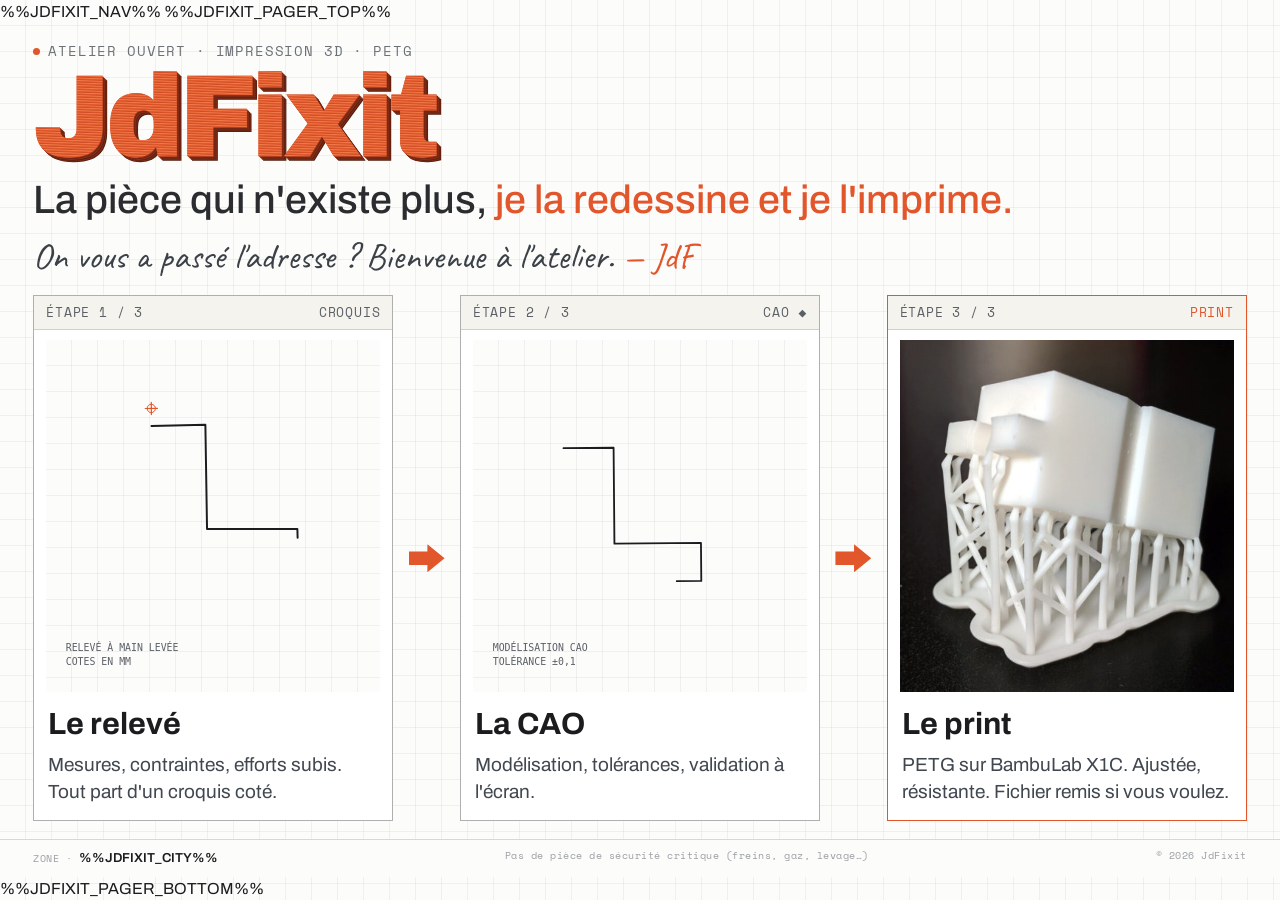
<file: index.html>
<!DOCTYPE html>
<html lang="fr">
<head>
  <meta charset="UTF-8">
  <meta name="viewport" content="width=device-width, initial-scale=1.0">
  <meta name="description" content="JdFixit — Atelier d'impression 3D. La pièce qui n'existe plus, je la redessine et je l'imprime : relevé coté, modélisation CAO, impression PETG.">
  <title>JdFixit — La pièce qui n'existe plus, je la redessine et je l'imprime</title>
  <link rel="icon" href="favicon.svg" type="image/svg+xml">
  <link rel="preconnect" href="https://fonts.googleapis.com">
  <link rel="preconnect" href="https://fonts.gstatic.com" crossorigin>
  <link href="https://fonts.googleapis.com/css2?family=Caveat:wght@400;500;600;700&family=Archivo:wght@300;400;500;600;700;800;900&family=Space+Mono:wght@400;700&display=swap" rel="stylesheet">
  <link rel="stylesheet" href="styles.css">
</head>
<body class="home">

  %%JDFIXIT_NAV%%

  %%JDFIXIT_PAGER_TOP%%

  <main class="track" id="track">

    <!-- Panneau 1 · identité -->
    <section class="panel p-hero">
      <p class="badge mono">ATELIER OUVERT · IMPRESSION 3D · PETG</p>
      <h1 class="logo logo-hero">
      <span class="sr-only">JdFixit</span>
      <svg class="jd-logo-svg" viewBox="-1.0 -745 3507.0 815" aria-hidden="true" focusable="false">
        <defs>
          <!-- le wordmark, une seule fois : relief et remplissage le réutilisent -->
          <g id="jd-wm"><path d="M308.0 12.0Q219.0 12.0 155.0 -14.0Q91.0 -40.0 57.0 -95.5Q23.0 -151.0 23.0 -239.0V-248.0H230.0V-240.0Q230.0 -192.0 248.0 -172.5Q266.0 -153.0 301.0 -153.0Q336.0 -153.0 354.0 -172.5Q372.0 -192.0 372.0 -240.0V-688.0H593.0V-239.0Q593.0 -151.0 559.0 -95.5Q525.0 -40.0 461.0 -14.0Q397.0 12.0 308.0 12.0Z"/><path d="M881.0 12.0Q811.0 12.0 761.0 -18.5Q711.0 -49.0 684.5 -110.5Q658.0 -172.0 658.0 -265.0Q658.0 -357.0 684.5 -418.0Q711.0 -479.0 761.0 -509.5Q811.0 -540.0 881.0 -540.0Q909.0 -540.0 935.5 -533.5Q962.0 -527.0 984.5 -513.5Q1007.0 -500.0 1022.0 -479.0H1029.0V-725.0H1228.0V0.0H1066.0L1052.0 -75.0H1045.0Q1017.0 -30.0 975.0 -9.0Q933.0 12.0 881.0 12.0ZM943.0 -135.0Q974.0 -135.0 993.5 -150.0Q1013.0 -165.0 1022.0 -190.5Q1031.0 -216.0 1031.0 -247.0V-280.0Q1031.0 -303.0 1026.0 -323.5Q1021.0 -344.0 1010.5 -359.5Q1000.0 -375.0 983.0 -384.0Q966.0 -393.0 943.0 -393.0Q912.0 -393.0 893.0 -380.0Q874.0 -367.0 865.5 -344.0Q857.0 -321.0 857.0 -290.0V-237.0Q857.0 -206.0 865.5 -183.0Q874.0 -160.0 893.0 -147.5Q912.0 -135.0 943.0 -135.0Z"/><path d="M1318.0 0.0V-688.0H1874.0V-523.0H1539.0V-405.0H1827.0V-247.0H1539.0V0.0Z"/><path d="M1926.0 -590.0V-725.0H2125.0V-590.0ZM1926.0 0.0V-528.0H2125.0V0.0Z"/><path d="M2144.0 0.0 2347.0 -280.0 2164.0 -528.0H2398.0L2482.0 -388.0H2486.0L2570.0 -528.0H2790.0L2604.0 -275.0L2802.0 0.0H2570.0L2470.0 -166.0H2466.0L2365.0 0.0Z"/><path d="M2822.0 -590.0V-725.0H3021.0V-590.0ZM2822.0 0.0V-528.0H3021.0V0.0Z"/><path d="M3320.0 12.0Q3266.0 12.0 3224.5 -0.5Q3183.0 -13.0 3160.0 -44.0Q3137.0 -75.0 3137.0 -129.0V-393.0H3063.0V-528.0H3145.0L3188.0 -688.0H3336.0V-528.0H3448.0V-393.0H3336.0V-192.0Q3336.0 -158.0 3347.0 -140.5Q3358.0 -123.0 3392.0 -123.0H3448.0V-6.0Q3432.0 -1.0 3408.5 3.5Q3385.0 8.0 3361.5 10.0Q3338.0 12.0 3320.0 12.0Z"/></g>
          <pattern id="jd-stripes" width="21.4" height="21.4" patternUnits="userSpaceOnUse" patternTransform="rotate(2)">
            <rect width="21.4" height="6" fill="#fb8552"/>
            <rect width="21.4" height="5.4" y="6" fill="#f26c3c"/>
            <rect width="21.4" height="6.7" y="11.4" fill="#e2562b"/>
            <rect width="21.4" height="3.3" y="18.1" fill="#c74a22"/>
          </pattern>
        </defs>
        <g class="jd-logo-ink"><use href="#jd-wm" x="40.0" y="40.0" fill="#551c0d"/><use href="#jd-wm" x="33.3" y="33.3" fill="#7e2b16"/><use href="#jd-wm" x="26.7" y="26.7" fill="#5e200f"/><use href="#jd-wm" x="20.0" y="20.0" fill="#8a2f18"/><use href="#jd-wm" x="13.3" y="13.3" fill="#6e2413"/><use href="#jd-wm" x="6.7" y="6.7" fill="#9a3319"/><use href="#jd-wm" fill="#c9481f"/><use href="#jd-wm" fill="url(#jd-stripes)"/></g>
        <g class="jd-logo-trace" fill="none" stroke="#1b1c1e" stroke-width="16" stroke-linecap="round" stroke-linejoin="round"><path class="jd-tr jd-tr1" d="M308.0 12.0Q219.0 12.0 155.0 -14.0Q91.0 -40.0 57.0 -95.5Q23.0 -151.0 23.0 -239.0V-248.0H230.0V-240.0Q230.0 -192.0 248.0 -172.5Q266.0 -153.0 301.0 -153.0Q336.0 -153.0 354.0 -172.5Q372.0 -192.0 372.0 -240.0V-688.0H593.0V-239.0Q593.0 -151.0 559.0 -95.5Q525.0 -40.0 461.0 -14.0Q397.0 12.0 308.0 12.0Z"/><path class="jd-tr jd-tr2" d="M881.0 12.0Q811.0 12.0 761.0 -18.5Q711.0 -49.0 684.5 -110.5Q658.0 -172.0 658.0 -265.0Q658.0 -357.0 684.5 -418.0Q711.0 -479.0 761.0 -509.5Q811.0 -540.0 881.0 -540.0Q909.0 -540.0 935.5 -533.5Q962.0 -527.0 984.5 -513.5Q1007.0 -500.0 1022.0 -479.0H1029.0V-725.0H1228.0V0.0H1066.0L1052.0 -75.0H1045.0Q1017.0 -30.0 975.0 -9.0Q933.0 12.0 881.0 12.0ZM943.0 -135.0Q974.0 -135.0 993.5 -150.0Q1013.0 -165.0 1022.0 -190.5Q1031.0 -216.0 1031.0 -247.0V-280.0Q1031.0 -303.0 1026.0 -323.5Q1021.0 -344.0 1010.5 -359.5Q1000.0 -375.0 983.0 -384.0Q966.0 -393.0 943.0 -393.0Q912.0 -393.0 893.0 -380.0Q874.0 -367.0 865.5 -344.0Q857.0 -321.0 857.0 -290.0V-237.0Q857.0 -206.0 865.5 -183.0Q874.0 -160.0 893.0 -147.5Q912.0 -135.0 943.0 -135.0Z"/><path class="jd-tr jd-tr3" d="M1318.0 0.0V-688.0H1874.0V-523.0H1539.0V-405.0H1827.0V-247.0H1539.0V0.0Z"/><path class="jd-tr jd-tr4" d="M1926.0 -590.0V-725.0H2125.0V-590.0ZM1926.0 0.0V-528.0H2125.0V0.0Z"/><path class="jd-tr jd-tr5" d="M2144.0 0.0 2347.0 -280.0 2164.0 -528.0H2398.0L2482.0 -388.0H2486.0L2570.0 -528.0H2790.0L2604.0 -275.0L2802.0 0.0H2570.0L2470.0 -166.0H2466.0L2365.0 0.0Z"/><path class="jd-tr jd-tr6" d="M2822.0 -590.0V-725.0H3021.0V-590.0ZM2822.0 0.0V-528.0H3021.0V0.0Z"/><path class="jd-tr jd-tr7" d="M3320.0 12.0Q3266.0 12.0 3224.5 -0.5Q3183.0 -13.0 3160.0 -44.0Q3137.0 -75.0 3137.0 -129.0V-393.0H3063.0V-528.0H3145.0L3188.0 -688.0H3336.0V-528.0H3448.0V-393.0H3336.0V-192.0Q3336.0 -158.0 3347.0 -140.5Q3358.0 -123.0 3392.0 -123.0H3448.0V-6.0Q3432.0 -1.0 3408.5 3.5Q3385.0 8.0 3361.5 10.0Q3338.0 12.0 3320.0 12.0Z"/></g>
      </svg>
    </h1>
      <p class="tagline">La pièce qui n'existe plus, <span class="accent">je la redessine et je l'imprime.</span></p>
      <p class="note hand">On vous a passé l'adresse ? Bienvenue à l'atelier. <span class="accent">— JdF</span></p>
      <p class="swipe-hint mono" aria-hidden="true"><span>GLISSEZ POUR SUIVRE LE PROCÉDÉ</span><span class="swipe-arrow">→</span></p>
    </section>

    <!-- Panneau 2 · étape 1 -->
    <section class="panel p-step">
      <span class="step-num" aria-hidden="true">1</span>
      <article class="step">
        <header class="step-head mono"><span>ÉTAPE 1 / 3</span><span class="sh-sep" aria-hidden="true">·</span><span>CROQUIS</span></header>
        <figure class="step-figure figure-schema"><img src="assets/etape-1-croquis.svg" alt="" loading="lazy"></figure>
        <div class="step-body">
          <h3>Le relevé</h3>
          <p>Mesures, contraintes, efforts subis. Tout part d'un croquis coté.</p>
        </div>
      </article>
    </section>

    <div class="step-arrow arrow-1" aria-hidden="true"></div>

    <!-- Panneau 3 · étape 2 -->
    <section class="panel p-step">
      <span class="step-num" aria-hidden="true">2</span>
      <article class="step">
        <header class="step-head mono"><span>ÉTAPE 2 / 3</span><span class="sh-sep" aria-hidden="true">·</span><span>CAO ◆</span></header>
        <figure class="step-figure figure-schema"><img src="assets/etape-2-cao.svg" alt="" loading="lazy"></figure>
        <div class="step-body">
          <h3>La CAO</h3>
          <p>Modélisation, tolérances, validation à l'écran.</p>
        </div>
      </article>
    </section>

    <div class="step-arrow arrow-2" aria-hidden="true"></div>

    <!-- Panneau 4 · étape 3 -->
    <section class="panel p-step">
      <span class="step-num step-num-accent" aria-hidden="true">3</span>
      <article class="step step-final">
        <header class="step-head mono"><span>ÉTAPE 3 / 3</span><span class="sh-sep" aria-hidden="true">·</span><span class="accent">PRINT</span></header>
        <figure class="step-figure"><img src="assets/etape-3-print.jpg" alt="Pièce imprimée en PETG"></figure>
        <div class="step-body">
          <h3>Le print</h3>
          <p>PETG sur BambuLab X1C. Ajustée, résistante. Fichier remis si vous voulez.</p>
        </div>
      </article>
    </section>

  </main>

  <footer class="home-foot mono">
    <span>ZONE · <span class="zone-value">%%JDFIXIT_CITY%%</span></span>
    <span class="home-foot-disc">Pas de pièce de sécurité critique (freins, gaz, levage…)</span>
    <span>© 2026 JdFixit</span>
  </footer>

  %%JDFIXIT_PAGER_BOTTOM%%
</body>
</html>
</file>
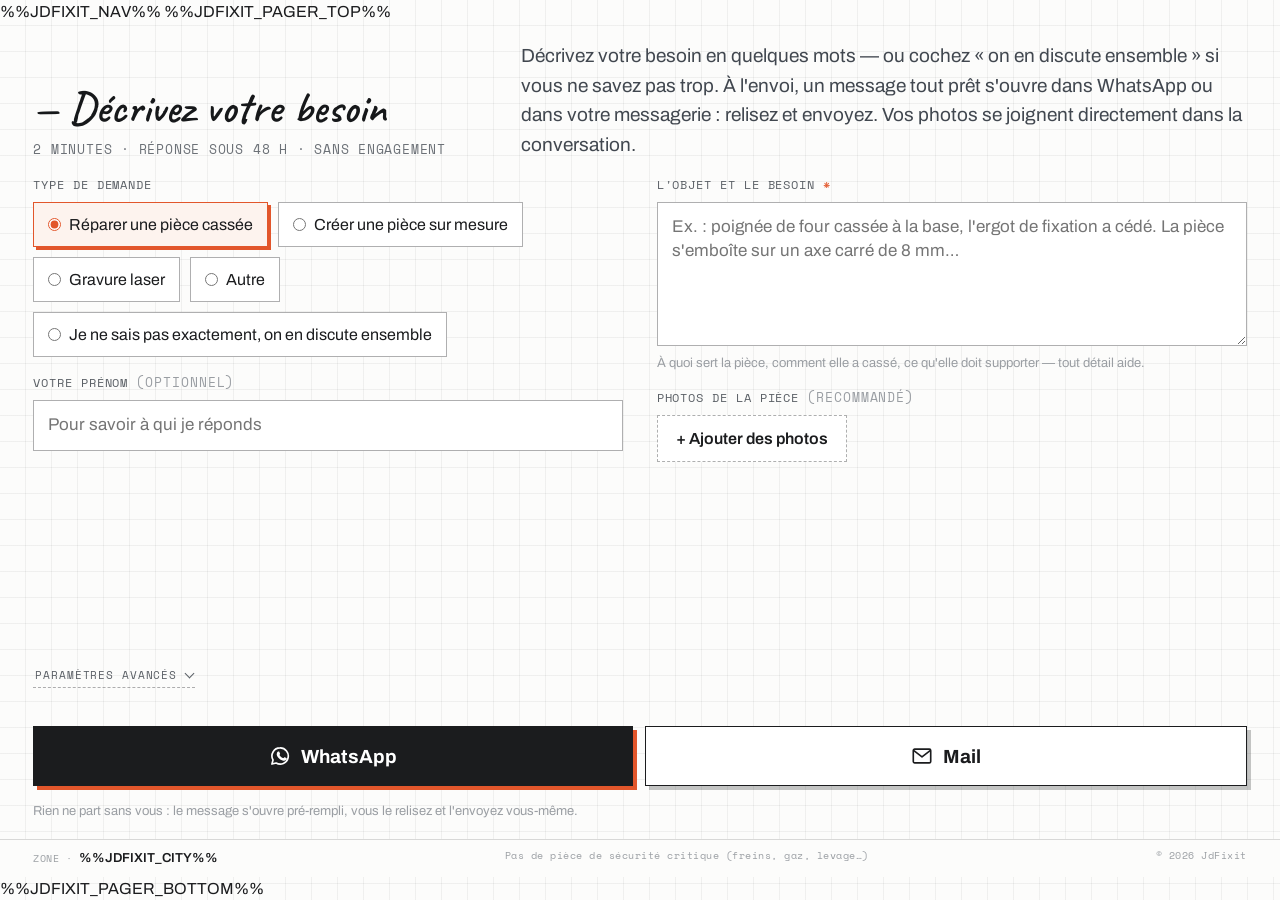
<file: devis.html>
<!DOCTYPE html>
<html lang="fr">
<head>
  <meta charset="UTF-8">
  <meta name="viewport" content="width=device-width, initial-scale=1.0">
  <meta name="description" content="Décrivez votre besoin à JdFixit — réparation, création de pièce sur mesure ou gravure laser. Quelques champs suffisent pour qualifier la demande et obtenir une réponse rapide.">
  <title>Devis — JdFixit · Décrivez votre besoin en 2 minutes</title>
  <link rel="icon" href="favicon.svg" type="image/svg+xml">
  <link rel="preconnect" href="https://fonts.googleapis.com">
  <link rel="preconnect" href="https://fonts.gstatic.com" crossorigin>
  <link href="https://fonts.googleapis.com/css2?family=Caveat:wght@400;500;600;700&family=Archivo:wght@300;400;500;600;700;800;900&family=Space+Mono:wght@400;700&display=swap" rel="stylesheet">
  <link rel="stylesheet" href="styles.css">
</head>
<body class="inner page-devis">

  %%JDFIXIT_NAV%%

  %%JDFIXIT_PAGER_TOP%%

  <!-- Le formulaire EST la piste : les panneaux sont ses sections. -->
  <main class="track-main">
    <form class="track" id="devis-form" data-e="%%JDFIXIT_EMAIL_ENC%%" data-w="%%JDFIXIT_WA_ENC%%">

      <!-- Panneau 1 · titre + intro -->
      <section class="panel p-page-head">
        <header class="page-head">
          <h1 class="page-title hand">— Décrivez votre besoin</h1>
          <p class="page-sub mono">2 MINUTES · RÉPONSE SOUS 48 H · SANS ENGAGEMENT</p>
        </header>
        <p class="page-intro">Décrivez votre besoin en quelques mots — ou cochez «&nbsp;on en discute ensemble&nbsp;» si vous ne savez pas trop. À l'envoi, un message tout prêt s'ouvre dans WhatsApp ou dans votre messagerie&nbsp;: relisez et envoyez. Vos photos se joignent directement dans la conversation.</p>
        <p class="swipe-hint mono" aria-hidden="true"><span>GLISSEZ POUR REMPLIR LA DEMANDE</span><span class="swipe-arrow">→</span></p>
      </section>

      <!-- Panneau 2 · type + prénom -->
      <section class="panel p-devis-type">
        <div class="field">
          <span class="field-label mono">Type de demande</span>
          <div class="choice-row">
            <label class="choice"><input type="radio" name="type" value="Réparer une pièce cassée" checked> Réparer une pièce cassée</label>
            <label class="choice"><input type="radio" name="type" value="Créer une pièce sur mesure"> Créer une pièce sur mesure</label>
            <label class="choice"><input type="radio" name="type" value="Gravure laser"> Gravure laser</label>
            <label class="choice"><input type="radio" name="type" value="Autre"> Autre</label>
            <label class="choice"><input type="radio" name="type" value="Je ne sais pas exactement, on en discute ensemble"> Je ne sais pas exactement, on en discute ensemble</label>
          </div>
        </div>
        <div class="field">
          <label class="field-label mono" for="f-prenom">Votre prénom <span class="field-note">(optionnel)</span></label>
          <input type="text" id="f-prenom" name="prenom" autocomplete="given-name" placeholder="Pour savoir à qui je réponds">
        </div>
      </section>

      <!-- Panneau 3 · description + photos -->
      <section class="panel p-devis-desc">
        <div class="field">
          <label class="field-label mono" for="f-description">L'objet et le besoin <span class="req">*</span></label>
          <textarea id="f-description" name="description" required placeholder="Ex. : poignée de four cassée à la base, l'ergot de fixation a cédé. La pièce s'emboîte sur un axe carré de 8 mm…"></textarea>
          <span class="field-note">À quoi sert la pièce, comment elle a cassé, ce qu'elle doit supporter — tout détail aide.</span>
        </div>
        <div class="field">
          <span class="field-label mono">Photos de la pièce <span class="field-note">(recommandé)</span></span>
          <input type="file" id="f-photos" accept="image/*" multiple hidden>
          <button type="button" class="btn-file" id="photos-btn">+ Ajouter des photos</button>
          <ul class="photo-previews" id="photo-previews"></ul>
          <span class="field-note" id="photos-note" hidden>Les photos ne partent pas avec le formulaire — joignez-les directement dans la conversation WhatsApp ou dans l'email une fois le message ouvert.</span>
        </div>
      </section>

      <!-- Panneau 4 · paramètres avancés + envoi -->
      <section class="panel p-devis-send">

        <button type="button" class="adv-toggle mono" id="adv-toggle" aria-expanded="false" aria-controls="adv-fields">
          Paramètres avancés <span class="chev" aria-hidden="true"></span>
        </button>

        <div class="adv-wrap" id="adv-fields">
          <div class="adv-inner">

            <div class="field-row">
              <div class="field">
                <label class="field-label mono" for="f-dimensions">Dimensions approximatives</label>
                <input type="text" id="f-dimensions" name="dimensions" placeholder="Ex. : 60 × 40 × 15 mm">
              </div>
              <div class="field">
                <label class="field-label mono" for="f-quantite">Quantité</label>
                <input type="number" id="f-quantite" name="quantite" min="1" value="1">
              </div>
            </div>

            <div class="field-row">
              <div class="field">
                <label class="field-label mono" for="f-materiau">Matériau souhaité</label>
                <select id="f-materiau" name="materiau">
                  <option selected>Je ne sais pas — à conseiller</option>
                  <option>PETG (résistant, usage mécanique / extérieur)</option>
                  <option>PLA (déco, prototypes)</option>
                  <option>TPU (souple)</option>
                  <option>Autre — à préciser dans la description</option>
                </select>
              </div>
              <div class="field">
                <label class="field-label mono" for="f-delai">Délai souhaité</label>
                <select id="f-delai" name="delai">
                  <option selected>Pas pressé</option>
                  <option>Sous 2 semaines</option>
                  <option>Urgent — au plus vite</option>
                </select>
              </div>
            </div>

            <div class="field">
              <label class="field-label mono" for="f-forfait">Forfait pressenti</label>
              <select id="f-forfait" name="forfait">
                <option value="0" selected>À définir ensemble</option>
                <option value="1">Niveau 1 — Pièce simple (10 €)</option>
                <option value="2">Niveau 2 — Pièce technique (20 €)</option>
                <option value="3">Niveau 3 — Sur étude (dès 30 €)</option>
              </select>
            </div>

          </div>
        </div>

        <div class="devis-actions">
          <button class="btn-block btn-ico" id="send-whatsapp" type="button">
            <svg viewBox="0 0 24 24" fill="none" stroke="currentColor" stroke-width="1.8" stroke-linecap="round" stroke-linejoin="round" aria-hidden="true">
              <path d="M12 3.2a8.8 8.8 0 0 0-7.6 13.2L3.2 20.8l4.6-1.2A8.8 8.8 0 1 0 12 3.2Z"/>
              <path fill="currentColor" stroke="none" d="M9.4 7.7c.2-.5.5-.5.7-.5h.6c.2 0 .4 0 .6.5.2.4.7 1.6.7 1.7.1.1.1.3 0 .5l-.4.6c-.1.2-.2.3 0 .6.2.3.8 1.2 1.6 1.9 1 .9 1.9 1.2 2.2 1.3.3.1.4.1.6-.1l.7-.8c.2-.2.4-.2.6-.1l1.6.8c.2.1.4.2.4.3 0 .2 0 .9-.3 1.5-.3.7-1.6 1.3-2.2 1.3-.6.1-1.3.1-2.1-.2a10 10 0 0 1-4.5-3.1c-1.3-1.6-1.8-2.9-1.8-3.9 0-1 .5-1.8.7-2.3Z"/>
            </svg>
            WhatsApp
          </button>
          <button class="btn-block btn-block-alt btn-ico" id="send-email" type="button">
            <svg viewBox="0 0 24 24" fill="none" stroke="currentColor" stroke-width="1.8" stroke-linecap="round" stroke-linejoin="round" aria-hidden="true">
              <rect x="2.5" y="4.5" width="19" height="15" rx="1.5"/>
              <path d="m3.5 6.5 8.5 6.5 8.5-6.5"/>
            </svg>
            Mail
          </button>
        </div>
        <span class="field-note">Rien ne part sans vous&nbsp;: le message s'ouvre pré-rempli, vous le relisez et l'envoyez vous-même.</span>

      </section>

    </form>
  </main>

  <noscript>
    <p class="page-intro">Activez JavaScript pour composer et envoyer votre demande.</p>
  </noscript>

  <footer class="home-foot mono">
    <span>ZONE · <span class="zone-value">%%JDFIXIT_CITY%%</span></span>
    <span class="home-foot-disc">Pas de pièce de sécurité critique (freins, gaz, levage…)</span>
    <span>© 2026 JdFixit</span>
  </footer>

  <script>
    (function () {
      var form = document.getElementById('devis-form');
      // Même mécanisme anti-scraping que l'accueil : coordonnées encodées
      // (base64 inversé), décodées uniquement au clic.
      var dec = function (s) { return atob(s).split('').reverse().join(''); };

      // La redirection wa.me perd parfois le paramètre `text` au moment
      // d'ouvrir l'application (desktop et certains mobiles) : on passe par
      // l'endpoint direct api.whatsapp.com/send, ouvert via une vraie
      // navigation d'ancre — window.open avec liste de features crée une
      // popup dont le deep-link vers l'app peut arriver tronqué.
      function openWhatsApp(number, text) {
        var a = document.createElement('a');
        a.href = 'https://api.whatsapp.com/send?phone=' + number + '&text=' + encodeURIComponent(text);
        a.target = '_blank';
        a.rel = 'noopener';
        document.body.appendChild(a);
        a.click();
        a.remove();
      }

      function radio(name) {
        var el = form.querySelector('input[name="' + name + '"]:checked');
        return el ? el.value : '—';
      }
      function selText(id) {
        var el = document.getElementById(id);
        return el.options[el.selectedIndex].text;
      }
      function val(id, fallback) {
        var v = document.getElementById(id).value.trim();
        return v || fallback;
      }

      // Échappatoire « on en discute ensemble » : la description devient optionnelle.
      var DISCUSS = 'Je ne sais pas exactement, on en discute ensemble';
      var descEl = document.getElementById('f-description');
      var descPh = descEl.placeholder;
      var reqMark = form.querySelector('label[for="f-description"] .req');
      [].slice.call(form.querySelectorAll('input[name="type"]')).forEach(function (r) {
        r.addEventListener('change', function () {
          var discuss = radio('type') === DISCUSS;
          descEl.required = !discuss;
          if (reqMark) reqMark.hidden = discuss;
          descEl.placeholder = discuss
            ? 'Optionnel — dites-en ce que vous pouvez, on précisera ensemble.'
            : descPh;
        });
      });

      // Paramètres avancés repliés par défaut.
      var advBtn = document.getElementById('adv-toggle');
      var advWrap = document.getElementById('adv-fields');
      function setAdv(open) {
        advWrap.classList.toggle('open', open);
        advBtn.setAttribute('aria-expanded', String(open));
      }
      advBtn.addEventListener('click', function () {
        setAdv(!advWrap.classList.contains('open'));
      });

      // Présélection du forfait via ?forfait=1|2|3 (liens de la page tarifs) :
      // le forfait étant un paramètre avancé, on déplie la section.
      var m = /[?&]forfait=([123])\b/.exec(location.search);
      if (m) { document.getElementById('f-forfait').value = m[1]; setAdv(true); }

      // Photos : sélection caméra/galerie native (pas d'attribut capture),
      // aperçus supprimables, object URLs révoquées à la suppression.
      // Les liens mailto/WhatsApp ne peuvent pas transporter de fichiers :
      // les photos s'ajoutent à la main dans la conversation, le message
      // généré le rappelle.
      var photosInput = document.getElementById('f-photos');
      var previews = document.getElementById('photo-previews');
      var photosNote = document.getElementById('photos-note');
      var photos = []; // [{ file, url }]
      var MAX_PHOTOS = 6;

      document.getElementById('photos-btn').addEventListener('click', function () {
        photosInput.click();
      });
      photosInput.addEventListener('change', function () {
        [].slice.call(photosInput.files).forEach(function (f) {
          if (photos.length < MAX_PHOTOS) photos.push({ file: f, url: URL.createObjectURL(f) });
        });
        photosInput.value = ''; // permet de re-sélectionner le même fichier
        renderPhotos();
      });
      function renderPhotos() {
        previews.innerHTML = '';
        photos.forEach(function (item, i) {
          var li = document.createElement('li');
          var img = document.createElement('img');
          img.src = item.url;
          img.alt = '';
          var del = document.createElement('button');
          del.type = 'button';
          del.className = 'photo-del';
          del.textContent = '×';
          del.setAttribute('aria-label', 'Retirer cette photo');
          del.addEventListener('click', function () {
            URL.revokeObjectURL(item.url);
            photos.splice(i, 1);
            renderPhotos();
          });
          li.appendChild(img);
          li.appendChild(del);
          previews.appendChild(li);
        });
        photosNote.hidden = photos.length === 0;
      }

      // Message : les champs avancés ne partent que s'ils sont renseignés
      // ou différents de leur valeur par défaut.
      function compose() {
        if (!form.reportValidity()) return null;
        var discuss = radio('type') === DISCUSS;
        var lines = ['Demande de devis — JdFixit', '', 'TYPE · ' + radio('type')];
        var d = val('f-description', '');
        if (d) lines.push('OBJET · ' + d);
        else if (discuss) lines.push('OBJET · à définir ensemble de vive voix');
        var dim = val('f-dimensions', '');
        if (dim) lines.push('DIMENSIONS · ' + dim);
        var q = val('f-quantite', '1');
        if (q !== '1') lines.push('QUANTITÉ · ' + q);
        if (document.getElementById('f-materiau').selectedIndex > 0) lines.push('MATÉRIAU · ' + selText('f-materiau'));
        if (document.getElementById('f-delai').selectedIndex > 0) lines.push('DÉLAI · ' + selText('f-delai'));
        if (document.getElementById('f-forfait').value !== '0') lines.push('FORFAIT PRESSENTI · ' + selText('f-forfait'));
        if (photos.length) lines.push('PHOTOS · ' + photos.length + ' photo(s) — je les envoie dans la conversation');
        var p = val('f-prenom', '');
        if (p) lines.push('PRÉNOM · ' + p);
        return lines.join('\n');
      }

      document.getElementById('send-whatsapp').addEventListener('click', function () {
        var msg = compose();
        if (msg === null) return;
        openWhatsApp(dec(form.dataset.w), msg);
      });

      document.getElementById('send-email').addEventListener('click', function () {
        var msg = compose();
        if (msg === null) return;
        location.href = 'mailto:' + dec(form.dataset.e) +
          '?subject=' + encodeURIComponent('Demande de devis — JdFixit') +
          '&body=' + encodeURIComponent(msg);
      });
    })();
  </script>

  %%JDFIXIT_PAGER_BOTTOM%%
</body>
</html>
</file>
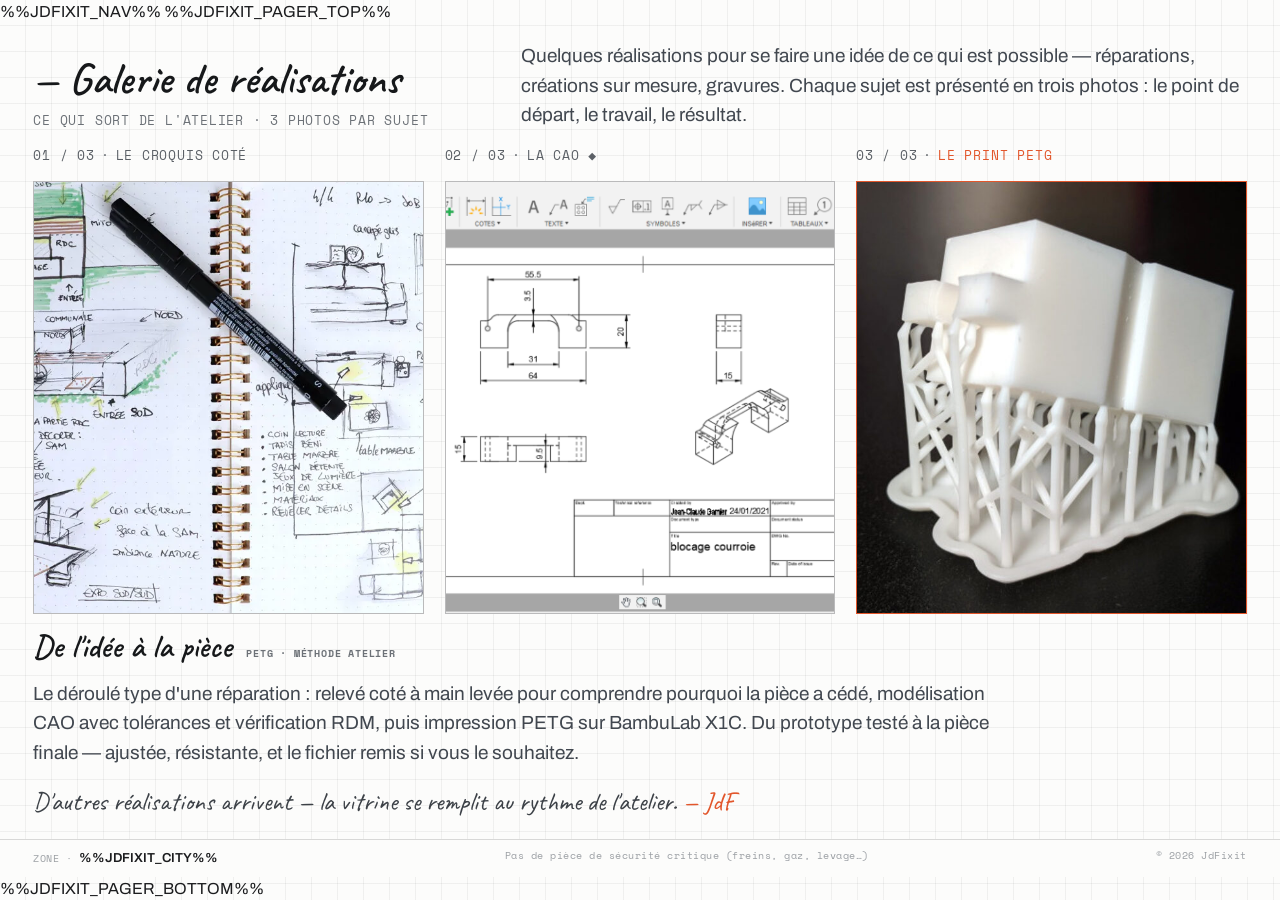
<file: galerie.html>
<!DOCTYPE html>
<html lang="fr">
<head>
  <meta charset="UTF-8">
  <meta name="viewport" content="width=device-width, initial-scale=1.0">
  <meta name="description" content="Galerie JdFixit — exemples de réalisations de l'atelier : pièces réparées, créations sur mesure et gravures, du croquis coté à la pièce imprimée en PETG.">
  <title>Galerie — JdFixit · Exemples de réalisations</title>
  <link rel="icon" href="favicon.svg" type="image/svg+xml">
  <link rel="preconnect" href="https://fonts.googleapis.com">
  <link rel="preconnect" href="https://fonts.gstatic.com" crossorigin>
  <link href="https://fonts.googleapis.com/css2?family=Caveat:wght@400;500;600;700&family=Archivo:wght@300;400;500;600;700;800;900&family=Space+Mono:wght@400;700&display=swap" rel="stylesheet">
  <link rel="stylesheet" href="styles.css">
</head>
<body class="inner page-galerie">

  %%JDFIXIT_NAV%%

  %%JDFIXIT_PAGER_TOP%%

  <main class="track" id="track">

    <!-- Panneau 1 · titre + intro -->
    <section class="panel p-page-head">
      <header class="page-head">
        <h1 class="page-title hand">— Galerie de réalisations</h1>
        <p class="page-sub mono">CE QUI SORT DE L'ATELIER · 3 PHOTOS PAR SUJET</p>
      </header>
      <p class="page-intro">Quelques réalisations pour se faire une idée de ce qui est possible — réparations, créations sur mesure, gravures. Chaque sujet est présenté en trois photos&nbsp;: le point de départ, le travail, le résultat.</p>
      <p class="swipe-hint mono" aria-hidden="true"><span>GLISSEZ POUR VOIR LES PHOTOS</span><span class="swipe-arrow">→</span></p>
    </section>

    <!--
      Pour ajouter une réalisation :
      1. Déposer 3 photos dans assets/galerie/<nom-du-sujet>/ (ex. 1.webp, 2.webp, 3.webp)
      2. Dupliquer les 3 panneaux photo + le panneau texte ci-dessous et
         adapter légendes, chemins d'images, textes alt et description.
    -->

    <!-- Sujet · De l'idée à la pièce -->
    <section class="panel p-gal-photo">
      <p class="gal-cap mono"><span>01 / 03</span><span class="sh-sep" aria-hidden="true">·</span><span>LE CROQUIS COTÉ</span></p>
      <figure class="gal-figure"><img src="assets/etape-1-croquis.webp" alt="Croquis coté à main levée de la pièce à refaire" loading="lazy"></figure>
    </section>

    <section class="panel p-gal-photo">
      <p class="gal-cap mono"><span>02 / 03</span><span class="sh-sep" aria-hidden="true">·</span><span>LA CAO ◆</span></p>
      <figure class="gal-figure"><img src="assets/etape-2-cao.png" alt="Modélisation CAO et mise en plan de la pièce" loading="lazy"></figure>
    </section>

    <section class="panel p-gal-photo">
      <p class="gal-cap mono"><span>03 / 03</span><span class="sh-sep" aria-hidden="true">·</span><span class="accent">LE PRINT PETG</span></p>
      <figure class="gal-figure gal-figure-final"><img src="assets/etape-3-print.jpg" alt="Pièce finale imprimée en PETG" loading="lazy"></figure>
    </section>

    <!-- Panneau texte du sujet -->
    <section class="panel p-gal-text">
      <h2 class="gal-title hand">De l'idée à la pièce <span class="gal-tag mono">PETG · MÉTHODE ATELIER</span></h2>
      <p class="gal-text">Le déroulé type d'une réparation&nbsp;: relevé coté à main levée pour comprendre pourquoi la pièce a cédé, modélisation CAO avec tolérances et vérification RDM, puis impression PETG sur BambuLab X1C. Du prototype testé à la pièce finale — ajustée, résistante, et le fichier remis si vous le souhaitez.</p>
      <p class="gal-more hand">D'autres réalisations arrivent — la vitrine se remplit au rythme de l'atelier. <span class="accent">— JdF</span></p>
    </section>

  </main>

  <footer class="home-foot mono">
    <span>ZONE · <span class="zone-value">%%JDFIXIT_CITY%%</span></span>
    <span class="home-foot-disc">Pas de pièce de sécurité critique (freins, gaz, levage…)</span>
    <span>© 2026 JdFixit</span>
  </footer>

  %%JDFIXIT_PAGER_BOTTOM%%
</body>
</html>
</file>
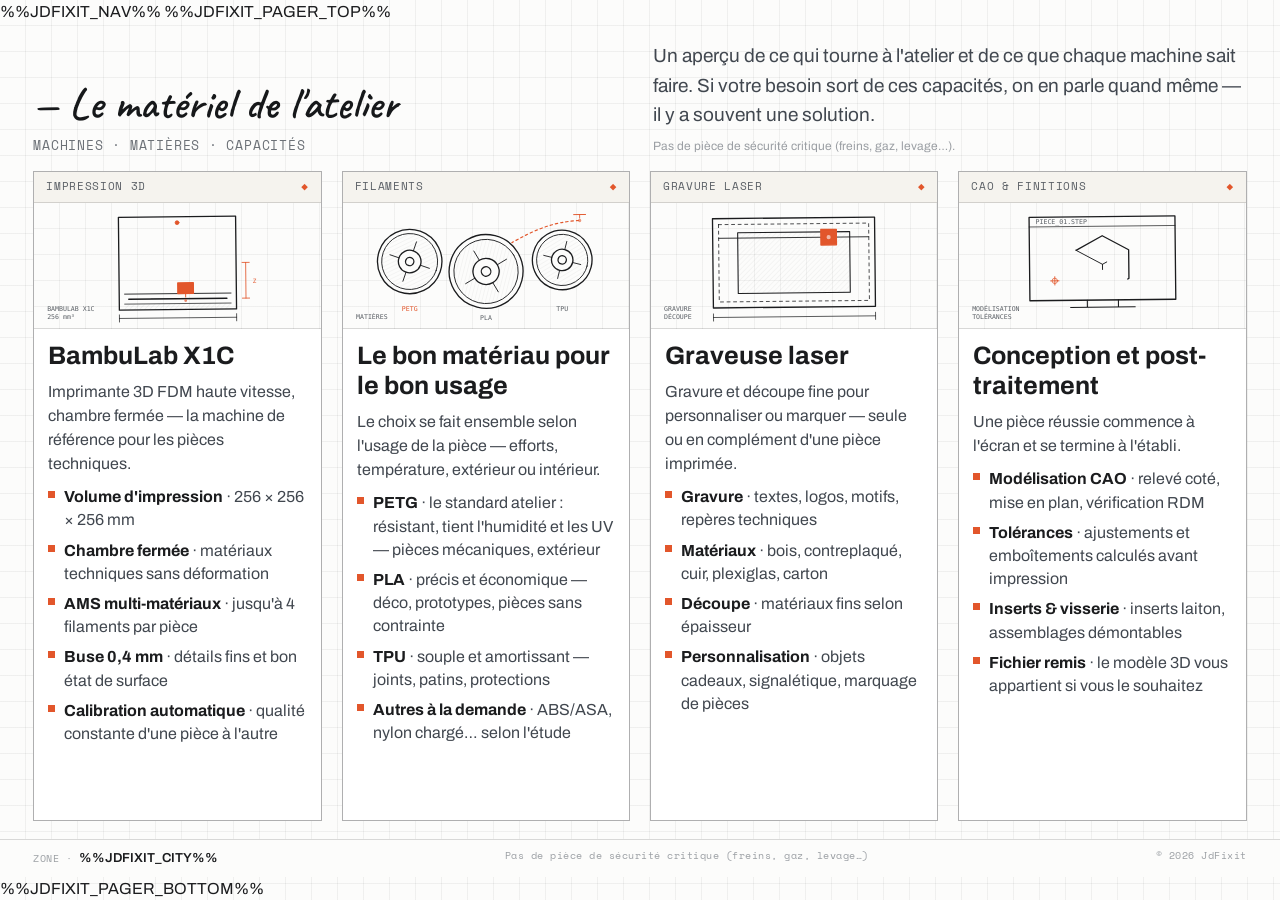
<file: materiel.html>
<!DOCTYPE html>
<html lang="fr">
<head>
  <meta charset="UTF-8">
  <meta name="viewport" content="width=device-width, initial-scale=1.0">
  <meta name="description" content="Le matériel de l'atelier JdFixit — imprimante 3D BambuLab X1C, filaments PETG, PLA et TPU, graveuse laser, CAO et post-traitement. Ce que chaque machine sait faire.">
  <title>Matériel — JdFixit · Imprimante 3D, filaments, gravure laser</title>
  <link rel="icon" href="favicon.svg" type="image/svg+xml">
  <link rel="preconnect" href="https://fonts.googleapis.com">
  <link rel="preconnect" href="https://fonts.gstatic.com" crossorigin>
  <link href="https://fonts.googleapis.com/css2?family=Caveat:wght@400;500;600;700&family=Archivo:wght@300;400;500;600;700;800;900&family=Space+Mono:wght@400;700&display=swap" rel="stylesheet">
  <link rel="stylesheet" href="styles.css">
</head>
<body class="inner page-materiel">

  %%JDFIXIT_NAV%%

  %%JDFIXIT_PAGER_TOP%%

  <main class="track" id="track">

    <!-- Panneau 1 · titre + intro -->
    <section class="panel p-page-head">
      <header class="page-head">
        <h1 class="page-title hand">— Le matériel de l'atelier</h1>
        <p class="page-sub mono">MACHINES · MATIÈRES · CAPACITÉS</p>
      </header>
      <div class="page-lead">
        <p class="page-intro">Un aperçu de ce qui tourne à l'atelier et de ce que chaque machine sait faire. Si votre besoin sort de ces capacités, on en parle quand même — il y a souvent une solution.</p>
        <p class="equip-note">Pas de pièce de sécurité critique (freins, gaz, levage…).</p>
      </div>
      <p class="swipe-hint mono" aria-hidden="true"><span>GLISSEZ POUR VOIR LES MACHINES</span><span class="swipe-arrow">→</span></p>
    </section>

    <section class="panel p-equip">
      <article class="equip-card">
        <header class="equip-head mono"><span>IMPRESSION 3D</span><span class="accent">◆</span></header>
        <figure class="equip-figure figure-schema"><img src="assets/equip-imprimante.svg" alt="" loading="lazy"></figure>
        <div class="equip-body">
          <h2>BambuLab X1C</h2>
          <p>Imprimante 3D FDM haute vitesse, chambre fermée — la machine de référence pour les pièces techniques.</p>
          <ul class="equip-list">
            <li><strong>Volume d'impression</strong> · 256 × 256 × 256 mm</li>
            <li><strong>Chambre fermée</strong> · matériaux techniques sans déformation</li>
            <li><strong>AMS multi-matériaux</strong> · jusqu'à 4 filaments par pièce</li>
            <li><strong>Buse 0,4 mm</strong> · détails fins et bon état de surface</li>
            <li><strong>Calibration automatique</strong> · qualité constante d'une pièce à l'autre</li>
          </ul>
        </div>
      </article>
    </section>

    <section class="panel p-equip">
      <article class="equip-card">
        <header class="equip-head mono"><span>FILAMENTS</span><span class="accent">◆</span></header>
        <figure class="equip-figure figure-schema"><img src="assets/equip-filaments.svg" alt="" loading="lazy"></figure>
        <div class="equip-body">
          <h2>Le bon matériau pour le bon usage</h2>
          <p>Le choix se fait ensemble selon l'usage de la pièce — efforts, température, extérieur ou intérieur.</p>
          <ul class="equip-list">
            <li><strong>PETG</strong> · le standard atelier : résistant, tient l'humidité et les UV — pièces mécaniques, extérieur</li>
            <li><strong>PLA</strong> · précis et économique — déco, prototypes, pièces sans contrainte</li>
            <li><strong>TPU</strong> · souple et amortissant — joints, patins, protections</li>
            <li><strong>Autres à la demande</strong> · ABS/ASA, nylon chargé… selon l'étude</li>
          </ul>
        </div>
      </article>
    </section>

    <section class="panel p-equip">
      <article class="equip-card">
        <header class="equip-head mono"><span>GRAVURE LASER</span><span class="accent">◆</span></header>
        <figure class="equip-figure figure-schema"><img src="assets/equip-laser.svg" alt="" loading="lazy"></figure>
        <div class="equip-body">
          <h2>Graveuse laser</h2>
          <p>Gravure et découpe fine pour personnaliser ou marquer — seule ou en complément d'une pièce imprimée.</p>
          <ul class="equip-list">
            <li><strong>Gravure</strong> · textes, logos, motifs, repères techniques</li>
            <li><strong>Matériaux</strong> · bois, contreplaqué, cuir, plexiglas, carton</li>
            <li><strong>Découpe</strong> · matériaux fins selon épaisseur</li>
            <li><strong>Personnalisation</strong> · objets cadeaux, signalétique, marquage de pièces</li>
          </ul>
        </div>
      </article>
    </section>

    <section class="panel p-equip">
      <article class="equip-card">
        <header class="equip-head mono"><span>CAO &amp; FINITIONS</span><span class="accent">◆</span></header>
        <figure class="equip-figure figure-schema"><img src="assets/equip-cao.svg" alt="" loading="lazy"></figure>
        <div class="equip-body">
          <h2>Conception et post-traitement</h2>
          <p>Une pièce réussie commence à l'écran et se termine à l'établi.</p>
          <ul class="equip-list">
            <li><strong>Modélisation CAO</strong> · relevé coté, mise en plan, vérification RDM</li>
            <li><strong>Tolérances</strong> · ajustements et emboîtements calculés avant impression</li>
            <li><strong>Inserts &amp; visserie</strong> · inserts laiton, assemblages démontables</li>
            <li><strong>Fichier remis</strong> · le modèle 3D vous appartient si vous le souhaitez</li>
          </ul>
        </div>
      </article>
    </section>

  </main>

  <footer class="home-foot mono">
    <span>ZONE · <span class="zone-value">%%JDFIXIT_CITY%%</span></span>
    <span class="home-foot-disc">Pas de pièce de sécurité critique (freins, gaz, levage…)</span>
    <span>© 2026 JdFixit</span>
  </footer>

  %%JDFIXIT_PAGER_BOTTOM%%
</body>
</html>
</file>
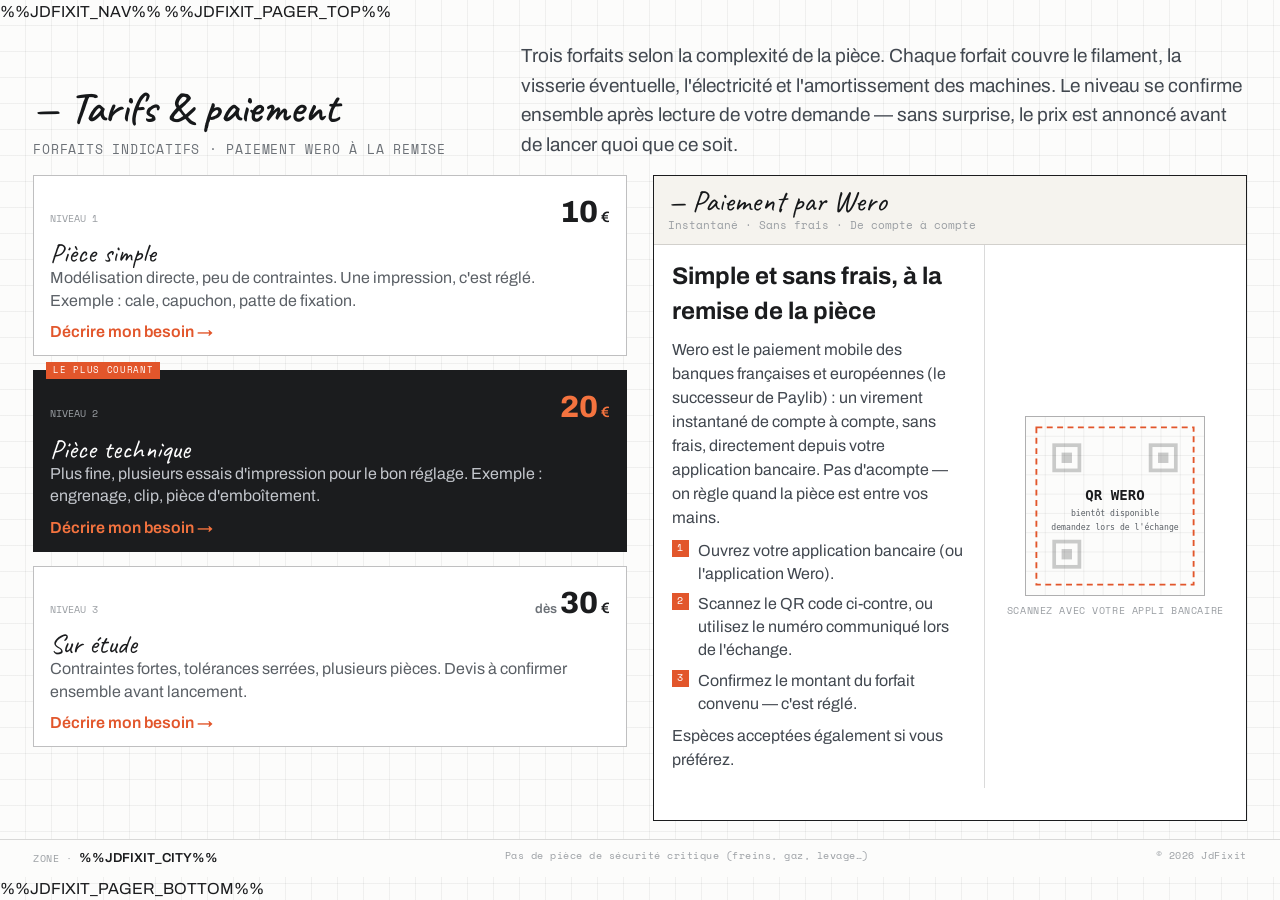
<file: tarifs.html>
<!DOCTYPE html>
<html lang="fr">
<head>
  <meta charset="UTF-8">
  <meta name="viewport" content="width=device-width, initial-scale=1.0">
  <meta name="description" content="Tarifs JdFixit — Forfaits impression 3D dès 10 € : pièce simple, pièce technique, sur étude. Paiement simple et instantané par Wero à la remise de la pièce.">
  <title>Tarifs &amp; paiement — JdFixit · Forfaits dès 10 €, paiement Wero</title>
  <link rel="icon" href="favicon.svg" type="image/svg+xml">
  <link rel="preconnect" href="https://fonts.googleapis.com">
  <link rel="preconnect" href="https://fonts.gstatic.com" crossorigin>
  <link href="https://fonts.googleapis.com/css2?family=Caveat:wght@400;500;600;700&family=Archivo:wght@300;400;500;600;700;800;900&family=Space+Mono:wght@400;700&display=swap" rel="stylesheet">
  <link rel="stylesheet" href="styles.css">
</head>
<body class="inner page-tarifs">

  %%JDFIXIT_NAV%%

  %%JDFIXIT_PAGER_TOP%%

  <main class="track" id="track">

    <!-- Panneau 1 · titre + intro -->
    <section class="panel p-page-head">
      <header class="page-head">
        <h1 class="page-title hand">— Tarifs &amp; paiement</h1>
        <p class="page-sub mono">FORFAITS INDICATIFS · PAIEMENT WERO À LA REMISE</p>
      </header>
      <p class="page-intro">Trois forfaits selon la complexité de la pièce. Chaque forfait couvre le filament, la visserie éventuelle, l'électricité et l'amortissement des machines. Le niveau se confirme ensemble après lecture de votre demande — sans surprise, le prix est annoncé avant de lancer quoi que ce soit.</p>
      <p class="swipe-hint mono" aria-hidden="true"><span>GLISSEZ POUR VOIR LES FORFAITS</span><span class="swipe-arrow">→</span></p>
    </section>

    <!-- Panneau 2 · forfaits : les cartes mènent au formulaire, forfait présélectionné -->
    <section class="panel p-plans">
      <div class="plans-card" aria-label="Forfaits">
        <div class="plans-head">
          <span class="hand plans-title">— Forfaits indicatifs</span>
          <span class="mono plans-note">Selon la complexité. Couvre filament, visserie, électricité, amortissement.</span>
        </div>
        <div class="plans-grid">
          <a class="plan" href="devis.html?forfait=1">
            <span class="plan-row"><span class="plan-num mono">NIVEAU 1</span><span class="plan-price">10<small> €</small></span></span>
            <span class="plan-name hand">Pièce simple</span>
            <span class="plan-desc">Modélisation directe, peu de contraintes. Une impression, c'est réglé. Exemple&nbsp;: cale, capuchon, patte de fixation.</span>
            <span class="plan-pick">Décrire mon besoin →</span>
          </a>
          <a class="plan plan-dark" href="devis.html?forfait=2">
            <span class="plan-flag mono">LE PLUS COURANT</span>
            <span class="plan-row"><span class="plan-num mono">NIVEAU 2</span><span class="plan-price">20<small> €</small></span></span>
            <span class="plan-name hand">Pièce technique</span>
            <span class="plan-desc">Plus fine, plusieurs essais d'impression pour le bon réglage. Exemple&nbsp;: engrenage, clip, pièce d'emboîtement.</span>
            <span class="plan-pick">Décrire mon besoin →</span>
          </a>
          <a class="plan" href="devis.html?forfait=3">
            <span class="plan-row"><span class="plan-num mono">NIVEAU 3</span><span class="plan-price"><small class="plan-des">dès </small>30<small> €</small></span></span>
            <span class="plan-name hand">Sur étude</span>
            <span class="plan-desc">Contraintes fortes, tolérances serrées, plusieurs pièces. Devis à confirmer ensemble avant lancement.</span>
            <span class="plan-pick">Décrire mon besoin →</span>
          </a>
        </div>
      </div>
    </section>

    <!-- Panneau 3 · paiement Wero -->
    <section class="panel p-wero">
      <div class="wero-card" aria-label="Paiement">
        <div class="plans-head">
          <span class="hand plans-title">— Paiement par Wero</span>
          <span class="mono plans-note">Instantané · Sans frais · De compte à compte</span>
        </div>
        <div class="wero-inner">
          <div class="wero-body">
            <h2>Simple et sans frais, à la remise de la pièce</h2>
            <p>Wero est le paiement mobile des banques françaises et européennes (le successeur de Paylib)&nbsp;: un virement instantané de compte à compte, sans frais, directement depuis votre application bancaire. Pas d'acompte — on règle quand la pièce est entre vos mains.</p>
            <ol class="wero-steps">
              <li>Ouvrez votre application bancaire (ou l'application Wero).</li>
              <li>Scannez le QR code ci-contre, ou utilisez le numéro communiqué lors de l'échange.</li>
              <li>Confirmez le montant du forfait convenu — c'est réglé.</li>
            </ol>
            <p class="equip-note">Espèces acceptées également si vous préférez.</p>
          </div>
          <div class="wero-qr">
            <img src="assets/wero-qr.svg" alt="QR code de paiement Wero" width="180" height="180">
            <span class="mono">SCANNEZ AVEC VOTRE APPLI BANCAIRE</span>
          </div>
        </div>
      </div>
    </section>

  </main>

  <footer class="home-foot mono">
    <span>ZONE · <span class="zone-value">%%JDFIXIT_CITY%%</span></span>
    <span class="home-foot-disc">Pas de pièce de sécurité critique (freins, gaz, levage…)</span>
    <span>© 2026 JdFixit</span>
  </footer>

  %%JDFIXIT_PAGER_BOTTOM%%
</body>
</html>
</file>
<file: styles.css>
/* ==========================================================================
   JdFixit — atelier d'impression 3D
   Design tokens et esthétique repris du prototype Claude Design.
   Toutes les pages sont verrouillées plein écran (aucun scroll de page) :
   sur mobile chaque page est une piste horizontale à panneaux (scroll-snap),
   sur desktop le contenu est composé en grille pour tenir dans l'écran.
   ========================================================================== */

:root {
  --ink: #1b1c1e;
  --ink-2: #2a2c2f;
  --ink-3: #41474f;
  --ink-4: #5b6066;
  --ink-5: #6c7177;
  --ink-6: #9a9ea3;
  --paper: #fcfcfb;
  --paper-2: #f5f3ee;
  --paper-sel: #fdf3ee;
  --accent: #e2562b;
  --accent-dark: #c2461f;
  --accent-light: #f4733f;
  --line: rgba(27, 28, 30, 0.35);
  --line-soft: rgba(27, 28, 30, 0.16);
  --nav-h: 76px;
  /* Échelle typographique de l'accueil, partagée par toutes les pages */
  --fs-title: clamp(34px, 5vh, 44px);
  --fs-h3: clamp(24px, 3.4vh, 34px);
  --fs-body: clamp(15px, 2.2vh, 19px);
  --fs-small: clamp(13px, 1.9vh, 16px);
  --fs-mono: 13px;
}
@media (max-width: 880px) {
  :root { --nav-h: 104px; }
}

* { margin: 0; padding: 0; box-sizing: border-box; }

/* Verrouillage plein écran : le body est une colonne header / piste /
   footer qui remplit exactement l'écran, sans scroll vertical. */
body {
  font-family: Archivo, system-ui, sans-serif;
  color: var(--ink);
  background-color: var(--paper);
  background-image:
    linear-gradient(rgba(27, 28, 30, 0.055) 1px, transparent 1px),
    linear-gradient(90deg, rgba(27, 28, 30, 0.055) 1px, transparent 1px);
  background-size: 26px 26px;
  background-position: -1px -1px;
  -webkit-font-smoothing: antialiased;
  text-rendering: optimizeLegibility;
  line-height: 1.45;
  height: 100dvh;
  display: flex;
  flex-direction: column;
  overflow: hidden;
}

a { color: var(--accent); }
a:hover { color: var(--accent-dark); }
::selection { background: #f6d2c2; }

.mono { font-family: 'Space Mono', monospace; }
.hand { font-family: Caveat, cursive; }
.accent { color: var(--accent); }

@keyframes jdNudge { 0%, 100% { transform: translateX(0); } 50% { transform: translateX(6px); } }
@keyframes jdNudgeL { 0%, 100% { transform: translateX(0); } 50% { transform: translateX(-6px); } }

/* Logo 3D empilé -------------------------------------------------------- */
.logo {
  position: relative;
  display: inline-block;
  font-family: Archivo, sans-serif;
  font-weight: 900;
  letter-spacing: -0.045em;
  line-height: 0.84;
}
.logo-base {
  display: block;
  color: #c9481f;
  text-shadow:
    1px 1px 0 #9a3319, 2px 2px 0 #6e2413, 3px 3px 0 #8a2f18,
    4px 4px 0 #5e200f, 5px 5px 0 #7e2b16, 6px 6px 0 #551c0d,
    8px 9px 16px rgba(30, 10, 5, 0.35);
}
.logo-top {
  position: absolute;
  top: 0;
  left: 0;
  background: repeating-linear-gradient(178deg, #fb8552 0 0.9px, #f26c3c 0.9px 1.7px, #e2562b 1.7px 2.7px, #c74a22 2.7px 3.2px);
  -webkit-background-clip: text;
  background-clip: text;
  color: transparent;
}
.logo-hero { font-size: clamp(88px, 13vh, 150px); }

/* Migration du logo entre la page d'accueil (hero) et le header des
   pages intérieures : les deux éléments partagent le même
   view-transition-name — le navigateur anime le déplacement lors des
   navigations. Sans support de l'API, navigation classique. */
@view-transition { navigation: auto; }
.logo-hero { view-transition-name: jd-logo; }
.logo-nav { view-transition-name: jd-logo; }
::view-transition-group(jd-logo) {
  animation-duration: 0.5s;
  animation-timing-function: cubic-bezier(0.2, 0.8, 0.2, 1);
}
@media (prefers-reduced-motion: reduce) {
  @view-transition { navigation: none; }
}

/* Logo du hero : le wordmark est un SVG (les vraies lettres Archivo 900),
   ce qui permet de le tracer lettre par lettre avant que l'encre ne
   prenne — croquis d'abord, objet fini ensuite, comme le reste du site.
   Le tracé ne joue qu'une fois, au chargement, jamais en boucle. Le logo
   du header des pages intérieures reste du texte : la migration entre
   les deux passe toujours par view-transition-name. */
.jd-logo-svg {
  display: block;
  height: 0.815em; /* hauteur du viewBox : l'encre fait 0,737 em */
  width: auto;
}
.jd-logo-ink { animation: jdInk 0.55s ease-out 1.3s both; }
.jd-logo-trace { animation: jdLift 0.45s ease-in 1.55s both; }
.jd-tr { stroke-dasharray: var(--len); animation: jdWrite 0.55s ease-in-out both; }
.jd-tr1 { --len: 2472; animation-delay: 0.05s; }
.jd-tr2 { --len: 3300; animation-delay: 0.23s; }
.jd-tr3 { --len: 3064; animation-delay: 0.41s; }
.jd-tr4 { --len: 2122; animation-delay: 0.59s; }
.jd-tr5 { --len: 2937; animation-delay: 0.72s; }
.jd-tr6 { --len: 2122; animation-delay: 0.85s; }
.jd-tr7 { --len: 2261; animation-delay: 0.98s; }
@keyframes jdWrite { from { stroke-dashoffset: var(--len); } to { stroke-dashoffset: 0; } }
@keyframes jdInk { from { opacity: 0; } to { opacity: 1; } }
@keyframes jdLift { from { opacity: 1; } to { opacity: 0; } }
@media (prefers-reduced-motion: reduce) {
  .jd-logo-ink, .jd-tr { animation: none; }
  .jd-logo-trace { display: none; }
}

/* Texte réservé aux lecteurs d'écran (le nom derrière le logo dessiné). */
.sr-only {
  position: absolute;
  width: 1px;
  height: 1px;
  overflow: hidden;
  clip-path: inset(50%);
  white-space: nowrap;
}

/* Identité --------------------------------------------------------------- */
.badge {
  display: inline-flex;
  align-items: center;
  gap: 8px;
  font-size: 14px;
  letter-spacing: 0.06em;
  color: var(--ink-5);
}
.badge::before {
  content: "";
  width: 7px;
  height: 7px;
  border-radius: 99px;
  background: var(--accent);
}
.tagline {
  font-weight: 500;
  font-size: clamp(28px, 4.4vh, 44px);
  line-height: 1.35;
  color: var(--ink-2);
}
.note {
  font-size: clamp(28px, 4vh, 40px);
  line-height: 1.25;
  color: #3c4147;
}
.swipe-hint {
  display: flex;
  align-items: center;
  gap: 10px;
  font-size: 13px;
  letter-spacing: 0.04em;
  color: var(--accent);
}
.swipe-arrow {
  display: inline-flex;
  font-size: 16px;
  animation: jdNudge 1.1s ease-in-out infinite;
}

/* Piste ------------------------------------------------------------------- */
/* La piste occupe tout l'espace entre header et footer. Mobile : flux
   horizontal à panneaux ; desktop : grilles par page (plus bas). */
.track {
  flex: 1;
  min-height: 0;
}
.track-main { display: contents; } /* <main> transparent autour du <form> piste (devis) */
form.track { border: none; }

.panel {
  display: flex;
  flex-direction: column;
  gap: 16px;
  min-width: 0;
  min-height: 0;
  position: relative;
}

/* Étapes (accueil) --------------------------------------------------------- */
.step {
  background: #fff;
  border: 1.5px solid var(--line);
  display: flex;
  flex-direction: column;
  min-height: 0;
  transition: border-color 0.2s;
  position: relative;
  z-index: 1;
}
.step:hover { border-color: var(--accent); }
.step-final { border-color: var(--accent); }
.step-head {
  display: flex;
  justify-content: space-between;
  align-items: center;
  padding: 7px 12px;
  background: var(--paper-2);
  border-bottom: 1px solid var(--line-soft);
  font-size: var(--fs-mono);
  letter-spacing: 0.06em;
  color: var(--ink-4);
}
.sh-sep { display: none; }
.step-figure {
  flex: 1;
  min-height: 140px;
  margin: 10px 12px 0;
  position: relative;
  overflow: hidden;
  background: #fff;
}
.step-figure img {
  position: absolute;
  inset: 0;
  width: 100%;
  height: 100%;
  object-fit: cover;
}
.step-body { padding: 10px 14px 14px; }
.step-body h3 {
  font-weight: 700;
  font-size: var(--fs-h3);
  margin-bottom: 5px;
}
.step-body p {
  font-size: var(--fs-body);
  line-height: 1.45;
  color: var(--ink-3);
}
.step-num {
  display: none;
  position: absolute;
  top: 2px;
  right: 16px;
  font-family: Archivo, sans-serif;
  font-weight: 900;
  font-size: 170px;
  line-height: 0.7;
  color: rgba(27, 28, 30, 0.05);
  z-index: 0;
  pointer-events: none;
}
.step-num-accent { color: rgba(226, 86, 43, 0.12); }

.step-arrow {
  align-self: center;
  width: clamp(26px, 2.8vw, 42px);
  height: clamp(20px, 2.2vw, 32px);
  background: var(--accent);
  clip-path: polygon(0 26%, 52% 26%, 52% 0, 100% 50%, 52% 100%, 52% 74%, 0 74%);
}

/* Forfaits ---------------------------------------------------------------- */
/* Présentation « cartes espacées » sur tous les écrans (l'ancienne grille
   3 colonnes ne tient pas dans la colonne tarifs sans scroll). */
.plans-card {
  display: flex;
  flex-direction: column;
  min-height: 0;
  flex: 1;
}
.plans-head {
  display: flex;
  flex-direction: column;
  align-items: flex-start;
  gap: 2px;
  margin-bottom: 12px;
}
.plans-title { font-size: clamp(24px, 3.4vh, 30px); line-height: 1; color: #16181a; }
.plans-note { font-size: 11px; color: var(--ink-6); }
.plans-grid {
  display: flex;
  flex-direction: column;
  gap: 14px;
  min-height: 0;
}
.plan {
  appearance: none;
  font: inherit;
  text-align: left;
  cursor: pointer;
  padding: 12px 16px;
  background: #fff;
  border: 1.5px solid rgba(27, 28, 30, 0.28);
  transition: background 0.15s, border-color 0.15s;
  display: flex;
  flex-direction: column;
  align-items: flex-start;
  color: var(--ink);
  position: relative;
}
.plan:hover, .plan.selected { background: var(--paper-sel); border-color: var(--accent); }
.plan-row {
  width: 100%;
  display: flex;
  justify-content: space-between;
  align-items: baseline;
  gap: 8px;
}
.plan-num { font-size: 10px; color: var(--ink-6); margin-bottom: 4px; }
.plan-name { font-family: Caveat, cursive; font-size: clamp(24px, 3vh, 30px); line-height: 1; }
.plan-price {
  font-weight: 800;
  font-size: clamp(25px, 3.4vh, 32px);
  margin: 2px 0 6px;
}
.plan-price small { font-size: 15px; font-weight: 600; }
.plan-price .plan-des { font-size: 13px; font-weight: 600; color: var(--ink-5); }
.plan-desc {
  font-size: var(--fs-small);
  line-height: 1.4;
  color: var(--ink-4);
  margin-bottom: 8px;
}
.plan-pick { font-weight: 600; font-size: var(--fs-small); color: var(--accent); }

.plan-dark { background: var(--ink); border-color: var(--ink); color: #fff; }
.plan-dark:hover, .plan-dark.selected { background: var(--ink); }
.plan-dark .plan-name { color: #fff; }
.plan-dark .plan-price { color: var(--accent-light); }
.plan-dark .plan-desc { color: #c3c6cc; }
.plan-dark .plan-pick { color: var(--accent-light); }
.plan-flag {
  position: absolute;
  top: -9px;
  left: 12px;
  font-size: 8.5px;
  letter-spacing: 0.08em;
  background: var(--accent);
  color: #fff;
  padding: 2px 7px;
}

/* Boutons d'action ---------------------------------------------------------- */
.btn-block {
  appearance: none;
  display: block;
  width: 100%;
  border: none;
  cursor: pointer;
  text-align: center;
  font-family: Archivo, sans-serif;
  font-weight: 700;
  font-size: clamp(16px, 2.4vh, 19px);
  color: #fff;
  background: var(--ink);
  padding: clamp(14px, 2.2vh, 18px);
  box-shadow: 4px 4px 0 var(--accent);
}
.btn-block:hover {
  background: var(--accent);
  box-shadow: 4px 4px 0 var(--ink);
}
.btn-block-alt {
  background: #fff;
  color: var(--ink);
  border: 1.5px solid var(--ink);
  box-shadow: 4px 4px 0 rgba(27, 28, 30, 0.25);
}
.btn-block-alt:hover {
  background: var(--paper-sel);
  color: var(--ink);
  border-color: var(--accent);
  box-shadow: 4px 4px 0 var(--accent);
}
/* Boutons avec picto (envoi WhatsApp / Mail) */
.btn-ico {
  display: flex;
  align-items: center;
  justify-content: center;
  gap: 10px;
}
.btn-ico svg {
  width: 22px;
  height: 22px;
  flex-shrink: 0;
}
.zone-value { font-family: Archivo, sans-serif; font-size: 13px; font-weight: 600; letter-spacing: 0; color: var(--ink); }

/* Navigation mobile (masquée par défaut) ----------------------------------- */
.m-header, .nav-arrow { display: none; }
.is-hidden { display: none !important; }

/* Pied de page commun -------------------------------------------------------- */
.home-foot {
  display: flex;
  flex-wrap: wrap;
  justify-content: space-between;
  gap: 6px 18px;
  padding: 9px clamp(16px, 2.6vw, 40px);
  border-top: 1px solid var(--line-soft);
  font-size: 10px;
  letter-spacing: 0.05em;
  color: var(--ink-6);
  background: var(--paper);
  flex-shrink: 0;
}
@media (max-width: 880px) { .home-foot-disc { display: none; } }

/* ==========================================================================
   Desktop — grilles plein écran par page
   ========================================================================== */
@media (min-width: 881px) {
  .swipe-hint { display: none; }

  /* Garde-fou : si un écran est trop bas pour le contenu, la piste
     défile en interne plutôt que de couper le contenu. */
  .track {
    overflow-y: auto;
    padding: clamp(12px, 2vh, 24px) clamp(16px, 2.6vw, 40px);
  }

  /* Accueil : hero en bandeau, 3 étapes reliées par des flèches */
  body.home .track {
    display: grid;
    grid-template-columns: 1fr auto 1fr auto 1fr;
    grid-template-rows: auto minmax(0, 1fr);
    gap: clamp(10px, 1.8vh, 22px) clamp(8px, 1.2vw, 16px);
  }
  .p-hero {
    grid-row: 1;
    grid-column: 1 / -1;
    align-items: flex-start;
    gap: 8px;
  }
  .p-step { grid-row: 2; flex-direction: row; }
  .p-step .step { flex: 1; }
  body.home .p-step:nth-of-type(2) { grid-column: 1; }
  .arrow-1 { grid-row: 2; grid-column: 2; }
  body.home .p-step:nth-of-type(3) { grid-column: 3; }
  .arrow-2 { grid-row: 2; grid-column: 4; }
  body.home .p-step:nth-of-type(4) { grid-column: 5; }

  /* Panneau titre commun aux pages intérieures : pleine largeur,
     titre à gauche et intro à droite pour économiser la hauteur */
  .p-page-head {
    grid-column: 1 / -1;
    flex-direction: row;
    flex-wrap: wrap;
    align-items: flex-end;
    justify-content: space-between;
    gap: 12px 48px;
  }
  .p-page-head > .page-intro, .p-page-head > .page-lead { max-width: 66ch; flex: 1 1 420px; }

  /* Galerie : titre / 3 photos côte à côte / texte du sujet */
  body.page-galerie .track {
    display: grid;
    grid-template-columns: repeat(3, minmax(0, 1fr));
    grid-template-rows: auto minmax(0, 1fr) auto;
    gap: clamp(10px, 1.8vh, 22px) clamp(12px, 1.6vw, 24px);
  }
  body.page-galerie .p-gal-text { grid-column: 1 / -1; }

  /* Matériel : titre / 4 cartes côte à côte */
  body.page-materiel .track {
    display: grid;
    grid-template-columns: repeat(4, minmax(0, 1fr));
    grid-template-rows: auto minmax(0, 1fr);
    gap: clamp(10px, 1.8vh, 22px) clamp(12px, 1.6vw, 20px);
  }

  /* Tarifs : titre / forfaits à gauche, Wero à droite */
  body.page-tarifs .track {
    display: grid;
    grid-template-columns: repeat(2, minmax(0, 1fr));
    grid-template-rows: auto minmax(0, 1fr);
    gap: clamp(10px, 1.8vh, 22px) clamp(14px, 2vw, 28px);
  }
  /* Le titre de page annonce déjà les forfaits : l'en-tête interne du
     panneau (utile comme titre d'écran sur mobile) est redondant ici. */
  .p-plans .plans-head { display: none; }

  /* Devis : titre / type+prénom à gauche, description+photos à droite /
     paramètres avancés + envoi en pied */
  body.page-devis .track {
    display: grid;
    grid-template-columns: repeat(2, minmax(0, 1fr));
    grid-template-rows: auto minmax(0, 1fr) auto;
    gap: clamp(12px, 2vh, 24px) clamp(18px, 2.6vw, 40px);
    align-content: start;
  }
  .p-devis-send { grid-column: 1 / -1; }
}

/* ==========================================================================
   Mobile — flux horizontal à glisser sur toutes les pages
   ========================================================================== */
@media (max-width: 880px) {
  .m-header {
    display: flex;
    flex-direction: column;
    gap: 10px;
    padding: 16px 20px 12px;
    background: linear-gradient(var(--paper) 72%, rgba(252, 252, 251, 0));
    position: relative;
    z-index: 40;
  }
  .m-header-row {
    display: flex;
    justify-content: flex-end;
    align-items: center;
  }
  .m-counter { font-size: 11px; color: var(--ink-5); }
  .m-progress {
    height: 4px;
    background: rgba(27, 28, 30, 0.1);
    border-radius: 99px;
    overflow: hidden;
  }
  .m-progress-fill {
    height: 100%;
    width: 25%;
    background: var(--accent);
    border-radius: 99px;
    transition: width 0.35s ease;
  }

  .track {
    display: flex;
    overflow-x: auto;
    overflow-y: hidden;
    scroll-snap-type: x mandatory;
    scrollbar-width: none;
  }
  .track::-webkit-scrollbar { display: none; }

  .step-arrow { display: none; }

  .panel {
    flex: 0 0 100%;
    scroll-snap-align: start;
    overflow-y: auto; /* garde-fou si un panneau dépasse la hauteur d'écran */
    padding: 16px 24px 30px;
  }

  /* Panneau hero accueil : les deux marges auto (badge / hint) centrent le contenu */
  .p-hero { justify-content: center; gap: 16px; padding-top: 8px; }
  .p-hero .badge { margin-top: auto; }
  .logo-hero { font-size: clamp(64px, 20vw, 96px); }
  .tagline { font-size: clamp(26px, 6.5vw, 34px); }
  .swipe-hint { margin-top: auto; }

  /* Panneau titre des pages intérieures : même rythme que le hero */
  .p-page-head { justify-content: center; gap: 18px; }
  .p-page-head .page-head { margin-top: auto; }
  .p-page-head .swipe-hint { margin-top: auto; }

  /* Panneaux étapes : contenu à nu sur le quadrillage, cadre image seul */
  .p-step { gap: 14px; }
  .step-num { display: block; }
  .step {
    flex: 1;
    min-height: 0;
    background: transparent;
    border: none;
    gap: 14px;
  }
  .step:hover { border: none; }
  .step-head {
    background: transparent;
    border: none;
    padding: 0;
    justify-content: flex-start;
    gap: 6px;
    position: relative;
    z-index: 1;
  }
  .sh-sep { display: inline; }
  .step-figure {
    margin: 0;
    min-height: 200px;
    border: 1.5px solid rgba(27, 28, 30, 0.3);
  }
  .step-final .step-figure { border-color: var(--accent); }
  .step-body { padding: 0; position: relative; z-index: 1; }

  /* Flèches flottantes */
  .nav-arrow {
    display: flex;
    position: fixed;
    top: 52%;
    z-index: 45;
    border: none;
    background: none;
    cursor: pointer;
    padding: 0;
  }
  .nav-prev {
    left: 14px;
    width: 40px;
    height: 40px;
    border-radius: 99px;
    background: rgba(252, 252, 251, 0.92);
    border: 1.5px solid rgba(27, 28, 30, 0.25);
    box-shadow: 0 4px 12px rgba(27, 28, 30, 0.18);
    align-items: center;
    justify-content: center;
    font-size: 20px;
    color: var(--ink);
    animation: jdNudgeL 1.4s ease-in-out infinite;
  }
  .nav-next {
    right: 14px;
    flex-direction: column;
    align-items: center;
    gap: 6px;
  }
  .nav-next .disc {
    width: 44px;
    height: 44px;
    border-radius: 99px;
    background: var(--accent);
    box-shadow: 0 6px 16px rgba(226, 86, 43, 0.45), 3px 3px 0 var(--ink);
    display: flex;
    align-items: center;
    justify-content: center;
    font-size: 22px;
    color: #fff;
    animation: jdNudge 1.2s ease-in-out infinite;
  }
  .nav-next .lbl {
    font-size: 8px;
    letter-spacing: 0.08em;
    color: var(--ink-5);
    background: rgba(252, 252, 251, 0.9);
    padding: 2px 5px;
    border-radius: 3px;
  }
}

@media (prefers-reduced-motion: reduce) {
  .swipe-arrow, .nav-prev, .nav-next .disc { animation: none; }
}

/* ==========================================================================
   Header commun (injecté par build.mjs)
   ========================================================================== */
.site-header {
  position: relative;
  z-index: 60; /* au-dessus de .m-header (40) et des flèches (45) */
  display: flex;
  align-items: center;
  gap: clamp(16px, 3vw, 36px);
  height: var(--nav-h);
  padding: 0 clamp(16px, 2.6vw, 40px);
  background: var(--paper); /* fond opaque : papier millimétré dessous */
  border-bottom: 1.5px solid var(--line-soft);
  flex-shrink: 0;
  overflow: visible; /* le CTA déborde volontairement du header */
}
.logo-nav { font-size: 44px; text-decoration: none; }
.logo-nav .logo-base { text-shadow: 1px 1px 0 #9a3319, 2px 2px 0 #6e2413, 3px 3px 0 #551c0d; }

.site-nav {
  display: flex;
  align-items: center;
  gap: clamp(14px, 2.2vw, 26px);
  overflow-x: auto;
  scrollbar-width: none;
  flex: 1;
}
.site-nav::-webkit-scrollbar { display: none; }
.site-nav a {
  font-size: 11px;
  letter-spacing: 0.08em;
  text-transform: uppercase;
  color: var(--ink-4);
  text-decoration: none;
  padding: 5px 0 3px;
  border-bottom: 2px solid transparent;
  white-space: nowrap;
}
.site-nav a:hover { color: var(--accent); }
.site-nav a.is-active {
  color: var(--accent);
  border-bottom-color: var(--accent);
}

/* CTA manuscrit — effet « coin de page de cahier qui se tourne ».
   Surdimensionné (~150 %) : il déborde sous le header pour « relier »
   visuellement le header à la page. */
.cta-devis {
  position: relative;
  margin-left: auto;
  font-family: Caveat, cursive;
  font-weight: 700;
  font-size: clamp(33px, 3.3vw, 42px);
  line-height: 1;
  color: #fff;
  background: var(--accent);
  padding: 14px 36px 18px;
  text-decoration: none;
  white-space: nowrap;
  box-shadow: 4px 4px 0 var(--ink);
  transform: rotate(-1.5deg) translateY(8px);
  transition: transform 0.22s ease, box-shadow 0.22s ease;
  z-index: 61;
}
/* Coin bas-droit : moitié « page du dessous » (papier), moitié « verso du pli » */
.cta-devis::after {
  content: "";
  position: absolute;
  right: 0;
  bottom: 0;
  width: 0;
  height: 0;
  background: linear-gradient(315deg, var(--paper) 0 50%, var(--accent-dark) 50% 100%);
  filter: drop-shadow(-2px -2px 3px rgba(27, 28, 30, 0.3));
  transition: width 0.25s ease-out, height 0.25s ease-out;
}
.cta-devis:hover, .cta-devis:focus-visible {
  color: #fff;
  transform: rotate(-1.5deg) translateY(8px) translate(-2px, -2px);
  box-shadow: 6px 6px 0 var(--ink);
}
.cta-devis:hover::after, .cta-devis:focus-visible::after {
  width: 32px;
  height: 32px;
}
.cta-devis.is-current { pointer-events: none; opacity: 0.55; }
@media (prefers-reduced-motion: reduce) {
  .cta-devis, .cta-devis::after { transition: none; }
}

@media (max-width: 880px) {
  .site-header {
    flex-wrap: wrap;
    height: auto;
    min-height: var(--nav-h);
    row-gap: 4px;
    padding: 10px 16px 8px;
  }
  .logo-nav { font-size: 30px; }
  .site-nav { order: 3; flex-basis: 100%; padding-top: 6px; } /* rangée 2, sous le débord du CTA */
  .cta-devis {
    font-size: 32px;
    padding: 9px 24px 13px;
    transform: rotate(-1.5deg) translateY(6px);
  }
  .cta-devis:hover, .cta-devis:focus-visible {
    transform: rotate(-1.5deg) translateY(6px) translate(-2px, -2px);
  }
}

/* ==========================================================================
   Pages intérieures — éléments communs
   ========================================================================== */
.page-head {
  display: flex;
  flex-direction: column;
  align-items: flex-start;
  gap: 10px;
}
.page-title {
  font-weight: 600;
  font-size: var(--fs-title);
  line-height: 1;
  color: #16181a;
}
.page-sub {
  font-size: var(--fs-mono);
  letter-spacing: 0.06em;
  color: var(--ink-5);
}
.page-intro {
  max-width: 68ch;
  font-size: var(--fs-body);
  line-height: 1.55;
  color: var(--ink-3);
}
.page-lead {
  display: flex;
  flex-direction: column;
  gap: 8px;
  min-width: 0;
}

/* Galerie ------------------------------------------------------------------ */
/* Chaque photo occupe un panneau (mobile) ou une colonne (desktop),
   avec une légende dans le style des en-têtes d'étape de l'accueil. */
.gal-cap {
  display: flex;
  align-items: center;
  gap: 6px;
  font-size: var(--fs-mono);
  letter-spacing: 0.06em;
  color: var(--ink-4);
}
.gal-cap .sh-sep { display: inline; }
.gal-figure {
  flex: 1;
  min-height: 160px;
  position: relative;
  overflow: hidden;
  background: #fff;
  border: 1.5px solid rgba(27, 28, 30, 0.3);
}
.gal-figure-final { border-color: var(--accent); }
.gal-figure img {
  position: absolute;
  inset: 0;
  width: 100%;
  height: 100%;
  object-fit: cover;
}
.gal-title {
  display: flex;
  flex-wrap: wrap;
  align-items: baseline;
  gap: 6px 14px;
  font-weight: 600;
  font-size: clamp(26px, 3.6vh, 34px);
  line-height: 1;
  color: #16181a;
}
.gal-tag {
  font-size: 10px;
  letter-spacing: 0.08em;
  color: var(--ink-5);
}
.gal-text {
  font-size: var(--fs-body);
  line-height: 1.55;
  color: var(--ink-3);
  max-width: 88ch;
}
.gal-more { font-size: clamp(20px, 3vh, 26px); color: #3c4147; }

/* Matériel ----------------------------------------------------------------- */
.equip-card {
  flex: 1;
  min-height: 0;
  background: #fff;
  border: 1.5px solid var(--line);
  display: flex;
  flex-direction: column;
  transition: border-color 0.2s;
}
.equip-card:hover { border-color: var(--accent); }
.equip-head {
  display: flex;
  justify-content: space-between;
  align-items: center;
  gap: 8px;
  padding: 7px 12px;
  background: var(--paper-2);
  border-bottom: 1px solid var(--line-soft);
  font-size: 11px;
  letter-spacing: 0.06em;
  color: var(--ink-4);
  flex-shrink: 0;
}
.equip-figure {
  position: relative;
  flex: 0 1 clamp(70px, 14vh, 200px); /* hauteur souple : la carte tient dans l'écran */
  min-height: 60px;
  margin: 0;
  overflow: hidden;
  background: var(--paper-2);
  border-bottom: 1px solid var(--line-soft);
}
.equip-figure img {
  position: absolute;
  inset: 0;
  width: 100%;
  height: 100%;
  object-fit: cover; /* une vraie photo remplacera le SVG sans changement CSS */
  display: block;
}

/* Vignette « schéma animé » : le SVG n'a ni fond ni trame, c'est la
   vignette qui porte le papier millimétré (même trame que le body). Le
   dessin est affiché en entier (contain) quelle que soit la hauteur de
   la vignette : un schéma tronqué ne se lit pas. L'animation vit dans le
   SVG lui-même — aucun script, et elle se coupe seule si le visiteur a
   demandé moins de mouvement. Sert aux cartes Matériel comme aux étapes
   de l'accueil — placée après elles pour l'emporter sur leur fond. */
.figure-schema {
  background-color: var(--paper);
  background-image:
    linear-gradient(rgba(27, 28, 30, 0.055) 1px, transparent 1px),
    linear-gradient(90deg, rgba(27, 28, 30, 0.055) 1px, transparent 1px);
  background-size: 26px 26px;
  background-position: -1px -1px;
}
.figure-schema img { object-fit: contain; }
.equip-body {
  padding: 12px 14px 16px;
  display: flex;
  flex-direction: column;
  gap: 9px;
  min-height: 0;
  overflow-y: auto; /* garde-fou sur écran bas */
}
.equip-body h2 {
  font-weight: 700;
  font-size: clamp(19px, 2.8vh, 26px);
  line-height: 1.2;
}
.equip-body p {
  font-size: var(--fs-small);
  line-height: 1.5;
  color: var(--ink-3);
}
.equip-list {
  list-style: none;
  display: flex;
  flex-direction: column;
  gap: 7px;
}
.equip-list li {
  position: relative;
  padding-left: 16px;
  font-size: var(--fs-small);
  line-height: 1.45;
  color: var(--ink-3);
}
.equip-list li::before {
  content: "";
  position: absolute;
  left: 0;
  top: 6px;
  width: 7px;
  height: 7px;
  background: var(--accent);
}
.equip-list strong { color: var(--ink); }
.equip-note {
  font-size: 12px;
  color: var(--ink-6);
}

/* Formulaire devis --------------------------------------------------------- */
.field {
  display: flex;
  flex-direction: column;
  gap: 8px;
}
.field-label {
  font-size: 11.5px;
  letter-spacing: 0.08em;
  text-transform: uppercase;
  color: var(--ink-4);
}
.field-label .req { color: var(--accent); }
.field input[type="text"],
.field input[type="number"],
.field select,
.field textarea {
  font: inherit;
  font-size: clamp(15px, 2.2vh, 17px);
  color: var(--ink);
  background: #fff;
  border: 1.5px solid var(--line);
  border-radius: 0;
  padding: 12px 14px;
  width: 100%;
}
.field input:focus,
.field select:focus,
.field textarea:focus {
  outline: none;
  border-color: var(--accent);
  box-shadow: 3px 3px 0 rgba(226, 86, 43, 0.35);
}
.field textarea {
  min-height: clamp(100px, 16vh, 160px);
  resize: vertical;
}
.field-row {
  display: grid;
  grid-template-columns: 1fr 1fr;
  gap: 16px;
}
.choice-row {
  display: flex;
  flex-wrap: wrap;
  gap: 10px;
}
.choice {
  display: inline-flex;
  align-items: center;
  gap: 8px;
  background: #fff;
  border: 1.5px solid var(--line);
  padding: 10px 14px;
  font-size: var(--fs-small);
  cursor: pointer;
  transition: border-color 0.15s, background 0.15s;
}
.choice input { accent-color: var(--accent); cursor: pointer; }
.choice:hover { border-color: var(--accent); }
.choice:has(input:checked) {
  border-color: var(--accent);
  background: var(--paper-sel);
  box-shadow: 3px 3px 0 var(--accent);
}
.field-note {
  font-size: clamp(11.5px, 1.7vh, 13px);
  line-height: 1.45;
  color: var(--ink-6);
}
.devis-actions {
  display: flex;
  flex-direction: column;
  gap: 12px;
  margin-top: 6px;
}

/* Toggle paramètres avancés */
.adv-toggle {
  display: inline-flex;
  align-items: center;
  gap: 9px;
  width: fit-content;
  background: none;
  border: none;
  border-bottom: 1.5px dashed var(--line);
  padding: 4px 2px;
  cursor: pointer;
  font-size: 11px;
  letter-spacing: 0.08em;
  text-transform: uppercase;
  color: var(--ink-4);
}
.adv-toggle:hover { color: var(--accent); border-bottom-color: var(--accent); }
.chev {
  width: 7px;
  height: 7px;
  margin-top: -3px;
  border-right: 1.5px solid currentColor;
  border-bottom: 1.5px solid currentColor;
  transform: rotate(45deg);
  transition: transform 0.25s ease;
}
.adv-toggle[aria-expanded="true"] .chev { transform: rotate(-135deg); margin-top: 3px; }

/* Ouverture animée : grid-template-rows 0fr → 1fr */
.adv-wrap {
  display: grid;
  grid-template-rows: 0fr;
  transition: grid-template-rows 0.3s ease;
}
.adv-wrap.open { grid-template-rows: 1fr; }
.adv-inner {
  overflow: hidden;
  min-height: 0;
  display: flex;
  flex-direction: column;
  gap: 22px;
  visibility: hidden; /* champs non focusables tant que la section est fermée */
  transition: visibility 0.3s;
}
.adv-wrap.open .adv-inner { visibility: visible; }

/* Photos du devis */
.btn-file {
  width: fit-content;
  font: inherit;
  font-weight: 600;
  font-size: var(--fs-small);
  background: #fff;
  color: var(--ink);
  border: 1.5px dashed var(--line);
  padding: 11px 18px;
  cursor: pointer;
}
.btn-file:hover { border-color: var(--accent); color: var(--accent); background: var(--paper-sel); }
.photo-previews {
  list-style: none;
  display: flex;
  flex-wrap: wrap;
  gap: 12px;
}
.photo-previews:empty { display: none; }
.photo-previews li {
  position: relative;
  width: 84px;
  height: 84px;
  background: #fff;
  border: 1.5px solid var(--line);
}
.photo-previews img {
  width: 100%;
  height: 100%;
  object-fit: cover;
  display: block;
}
.photo-del {
  position: absolute;
  top: -9px;
  right: -9px;
  width: 22px;
  height: 22px;
  border: none;
  border-radius: 99px;
  cursor: pointer;
  background: var(--ink);
  color: #fff;
  font: 700 13px/1 Archivo, sans-serif;
  box-shadow: 2px 2px 0 var(--accent);
}
.photo-del:hover { background: var(--accent); box-shadow: 2px 2px 0 var(--ink); }

/* Tarifs & paiement -------------------------------------------------------- */
a.plan { text-decoration: none; }
.wero-card {
  background: #fff;
  border: 1.5px solid var(--ink);
  display: flex;
  flex-direction: column;
  min-height: 0;
  flex: 1;
}
/* La carte Wero garde son cadre : en-tête sur fond papier */
.wero-card .plans-head {
  background: var(--paper-2);
  border-bottom: 1px solid var(--line-soft);
  padding: 10px 14px;
  margin-bottom: 0;
}
.wero-inner {
  display: flex;
  flex-wrap: wrap;
  min-height: 0;
  overflow-y: auto; /* garde-fou sur écran bas */
}
.wero-body {
  flex: 1 1 320px;
  padding: 14px 18px 16px;
  display: flex;
  flex-direction: column;
  gap: 9px;
}
.wero-body h2 {
  font-weight: 700;
  font-size: clamp(19px, 2.8vh, 24px);
}
.wero-body p {
  font-size: var(--fs-small);
  line-height: 1.5;
  color: var(--ink-3);
}
.wero-steps {
  list-style: none;
  display: flex;
  flex-direction: column;
  gap: 7px;
  counter-reset: wero;
}
.wero-steps li {
  position: relative;
  padding-left: 26px;
  font-size: var(--fs-small);
  line-height: 1.45;
  color: var(--ink-3);
  counter-increment: wero;
}
.wero-steps li::before {
  content: counter(wero);
  position: absolute;
  left: 0;
  top: 1px;
  width: 17px;
  height: 17px;
  display: flex;
  align-items: center;
  justify-content: center;
  font-family: 'Space Mono', monospace;
  font-size: 10px;
  color: #fff;
  background: var(--accent);
}
.wero-qr {
  flex: 0 0 auto;
  display: flex;
  flex-direction: column;
  align-items: center;
  justify-content: center;
  gap: 8px;
  padding: 18px 22px;
  border-left: 1px solid var(--line-soft);
}
.wero-qr img {
  width: clamp(130px, 22vh, 180px);
  height: auto;
  border: 1.5px solid var(--line);
  background: #fff;
}
.wero-qr .mono {
  font-size: 9.5px;
  letter-spacing: 0.06em;
  color: var(--ink-6);
}

/* Pages intérieures — mobile ----------------------------------------------- */
@media (max-width: 880px) {
  .field-row { grid-template-columns: 1fr; }
  .wero-qr {
    border-left: none;
    border-top: 1px solid var(--line-soft);
    width: 100%;
  }
}
@media (min-width: 881px) {
  .devis-actions { flex-direction: row; }
  .devis-actions .btn-block { flex: 1; }
}
</file>
